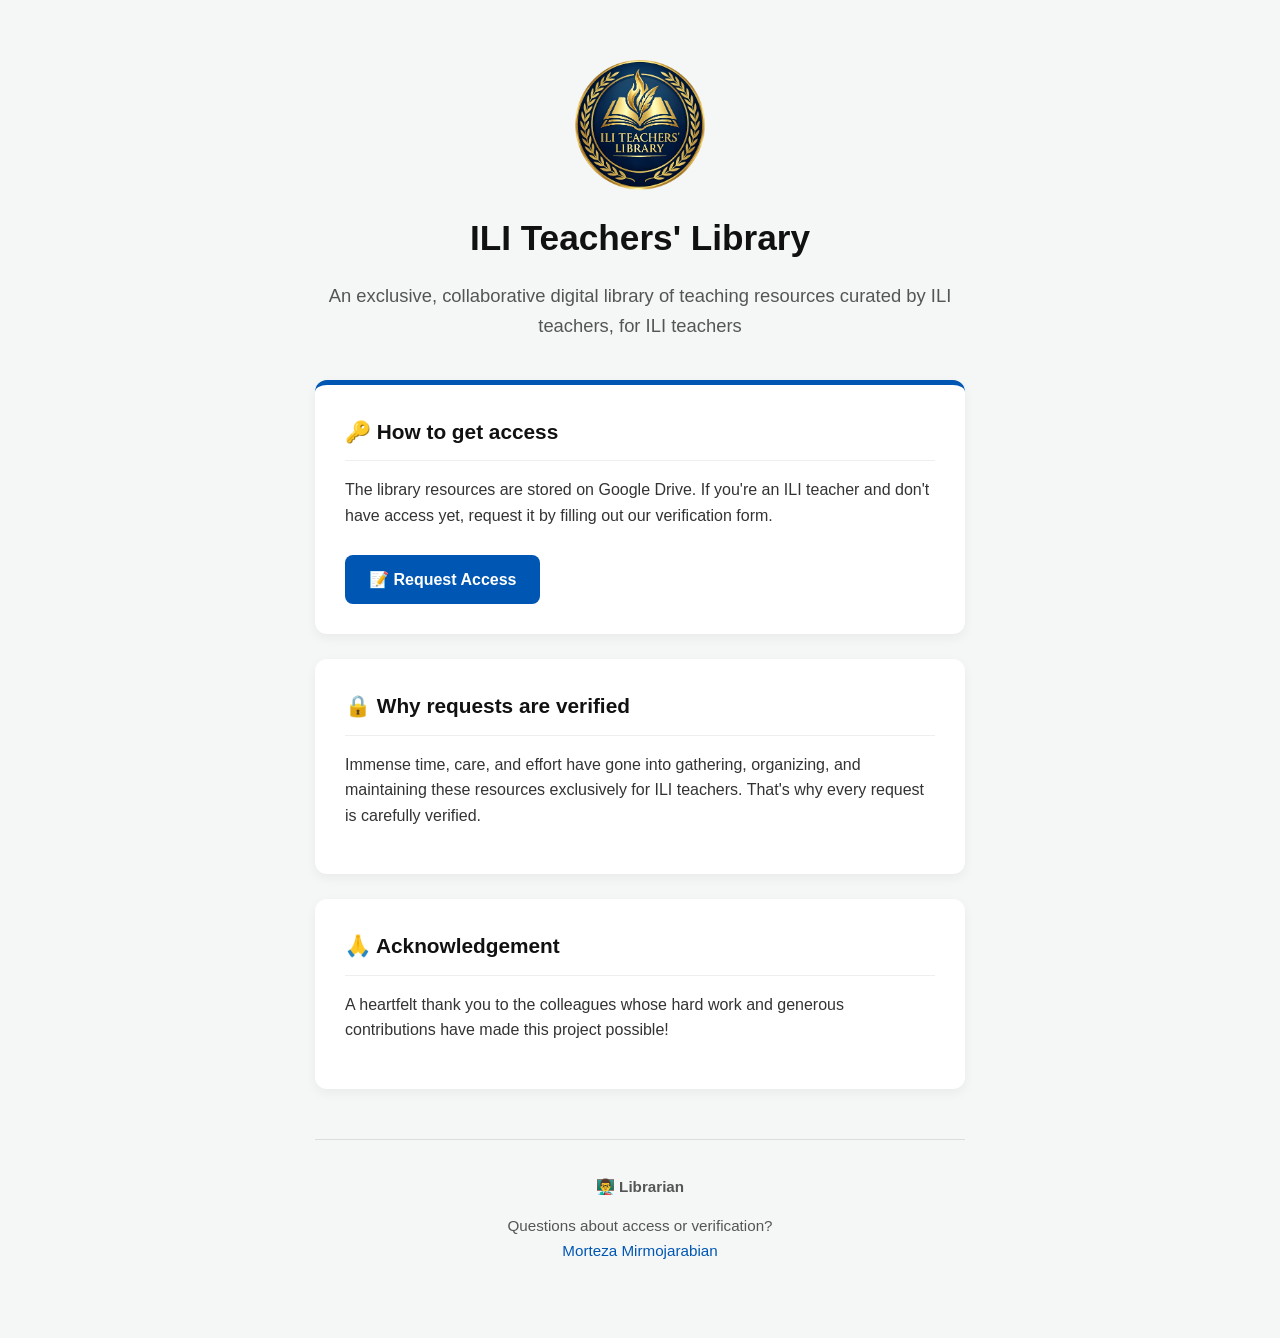
<file: index.html>
<!doctype html>
<html lang="en">

<head>
  <meta charset="utf-8">
  <meta name="viewport" content="width=device-width, initial-scale=1">
  <meta name="theme-color" content="#0056b3">
  <meta name="description" content="An exclusive, collaborative digital library of teaching resources curated by ILI teachers, for ILI teachers">
  <title>ILI Teachers' Library</title>

  <link rel="icon" href="favicon.ico">
  <link rel="stylesheet" href="style.css">
</head>

<body>

  <div class="container">

    <header>
      <img src="logo.png" alt="ILI Teachers' Library logo" class="logo">
      <h1>ILI Teachers' Library</h1>
      <p class="hero-text">An exclusive, collaborative digital library of teaching resources curated by ILI teachers, for ILI teachers</p>
    </header>

    <!-- Primary Action Card -->
    <div class="card card-highlight">
      <h2>🔑 How to get access</h2>
      <p>The library resources are stored on Google Drive. If you're an ILI teacher and don't have access yet, request it by filling out our verification form.</p>
      <a href="https://forms.gle/CeXrono3wnWe6oV48" target="_blank" class="btn">📝 Request Access</a>
    </div>

    <!-- Exclusivity Card -->
    <div class="card">
      <h2>🔒 Why requests are verified</h2>
      <p>Immense time, care, and effort have gone into gathering, organizing, and maintaining these resources exclusively for ILI teachers. That's why every request is carefully verified.</p>
    </div>

    <!-- Acknowledgement Card -->
    <div class="card">
      <h2>🙏 Acknowledgement</h2>
      <p>A heartfelt thank you to the colleagues whose hard work and generous contributions have made this project possible!</p>
    </div>

    <!-- Footer -->
    <footer>
      <p>👨‍🏫 <strong>Librarian</strong></p>
      <p>Questions about access or verification?<br>
        <a href="https://t.me/MortezaMirmojarabian" target="_blank" rel="author">Morteza Mirmojarabian</a>
      </p>
    </footer>

  </div>

</body>

</html>
</file>
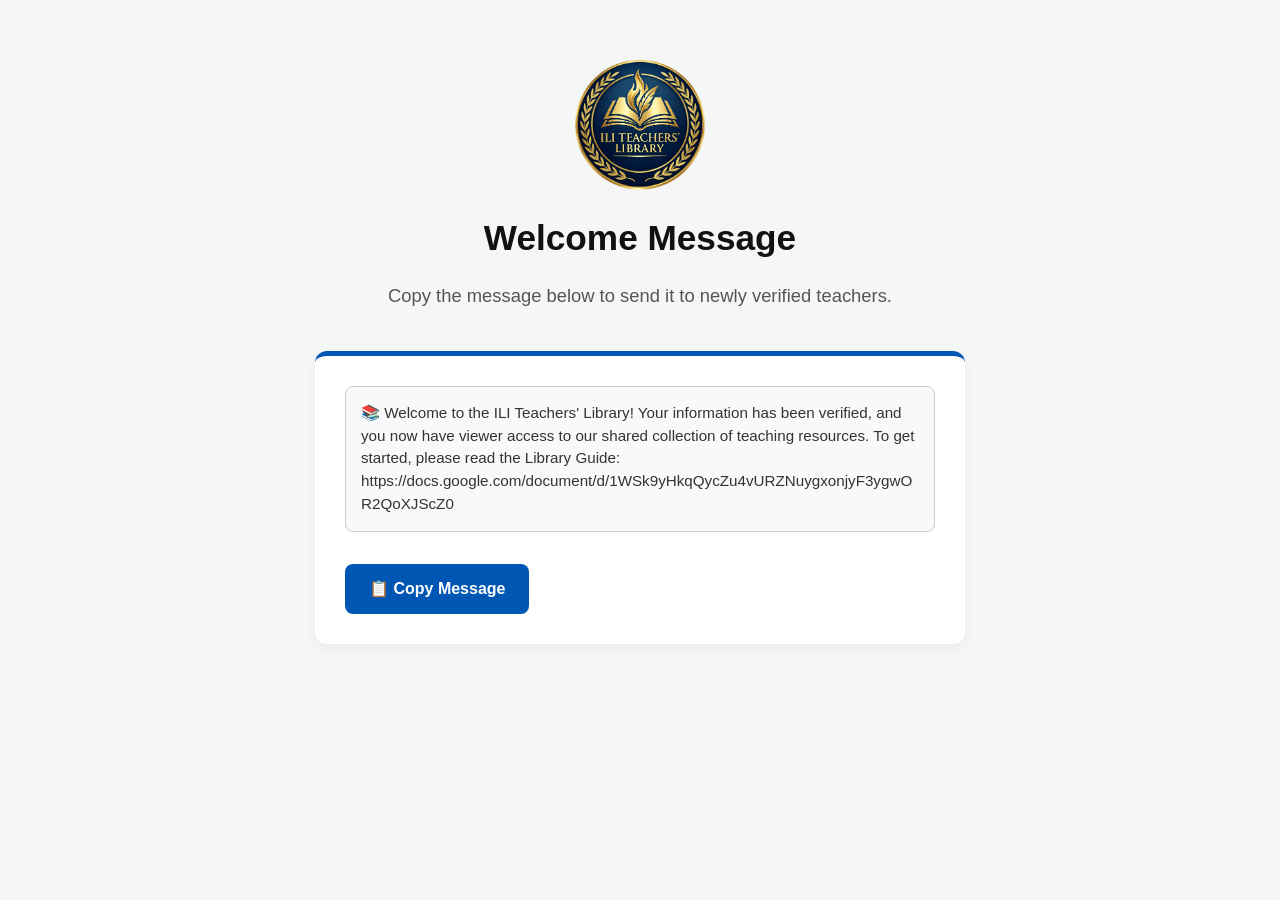
<file: welcome-message.html>
<!doctype html>
<html lang="en">

<head>
  <meta charset="utf-8">
  <meta name="viewport" content="width=device-width, initial-scale=1">
  <meta name="theme-color" content="#0056b3">
  <!-- Prevents search engines from indexing this internal tool -->
  <meta name="robots" content="noindex">
  <title>Welcome Message - ILI Teachers' Library</title>

  <link rel="icon" href="favicon.ico">
  <link rel="stylesheet" href="style.css">

  <style>
    /* Tool-specific styles that don't belong in the main style.css */
    textarea {
      width: 100%;
      field-sizing: content;
      padding: 15px;
      border: 1px solid #ccc;
      border-radius: 8px;
      background-color: #f8f9fa;
      font-size: 0.95rem;
      line-height: 1.5;
      resize: none;
      box-sizing: border-box;
      color: #333;
      font-family: inherit;
      margin-bottom: 15px;
    }

    textarea:focus {
      outline: none;
      border-color: #0056b3;
      box-shadow: 0 0 0 2px rgba(0, 86, 179, 0.2);
    }

    button {
      min-width: 180px;
      border: none;
      cursor: pointer;
      font: inherit;
    }

    button.copied {
      background-color: #28a745; /* Success green */
    }

    button.copied:hover {
      background-color: #218838;
    }
  </style>
</head>

<body>

  <div class="container">

    <header>
      <img src="logo.png" alt="ILI Teachers' Library logo" class="logo">
      <h1>Welcome Message</h1>
      <p class="hero-text">Copy the message below to send it to newly verified teachers.</p>
    </header>

    <div class="card card-highlight">
      <textarea id="welcomeMessage" readonly>📚 Welcome to the ILI Teachers' Library! Your information has been verified, and you now have viewer access to our shared collection of teaching resources. To get started, please read the Library Guide: https://docs.google.com/document/d/1WSk9yHkqQycZu4vURZNuygxonjyF3ygwOR2QoXJScZ0</textarea>

      <!-- Reusing your standard .btn class for consistency -->
      <button type="button" id="copyBtn" class="btn">📋 Copy Message</button>
    </div>

  </div>

  <script>
    const textArea = document.getElementById("welcomeMessage");
    const button = document.getElementById("copyBtn");

    button.addEventListener("click", () => {
      navigator.clipboard.writeText(textArea.value);
      button.textContent = "Copied! ✅";
      button.classList.add("copied");

      setTimeout(() => {
        button.textContent = "📋 Copy Message";
        button.classList.remove("copied");
      }, 2000);
    });
  </script>

</body>

</html>
</file>
<file: style.css>
:root {
  --primary-color: #0056b3;
  --primary-hover: #004494;
  --background: #f4f7f6;
  --card-bg: #ffffff;
  --text-main: #333333;
  --text-muted: #555555;
  --border-radius: 12px;
}

body {
  font-family: -apple-system, BlinkMacSystemFont, "Segoe UI", Roboto, Helvetica, Arial, sans-serif;
  background-color: var(--background);
  color: var(--text-main);
  line-height: 1.6;
  margin: 0;
  padding: 20px;
  display: flex;
  justify-content: center;
}

.container {
  max-width: 650px;
  width: 100%;
  margin-top: 40px;
  margin-bottom: 40px;
}

header {
  text-align: center;
  margin-bottom: 40px;
}

.logo {
  width: 130px;
  height: 130px;
  margin: 0 auto 20px auto;
  display: block;
}

h1 {
  font-size: 2.2rem;
  margin: 0;
  color: #111;
}

.hero-text {
  font-size: 1.15rem;
  color: var(--text-muted);
  margin-top: 15px;
}

.card {
  background: var(--card-bg);
  padding: 30px;
  border-radius: var(--border-radius);
  box-shadow: 0 4px 12px rgba(0, 0, 0, 0.05);
  margin-bottom: 25px;
}

.card-highlight {
  border-top: 5px solid var(--primary-color);
}

h2 {
  display: flex;
  align-items: center;
  gap: 10px;
  margin-top: 0;
  font-size: 1.3rem;
  color: #111;
  border-bottom: 1px solid #eee;
  padding-bottom: 12px;
  margin-bottom: 15px;
}

.btn {
  display: inline-block;
  background-color: var(--primary-color);
  color: #ffffff;
  text-decoration: none;
  padding: 12px 24px;
  border-radius: 8px;
  font-weight: 600;
  margin-top: 10px;
  transition: background-color 0.2s ease;
  text-align: center;
  width: 100%;
  box-sizing: border-box;
}

.btn:hover {
  background-color: var(--primary-hover);
}

footer {
  text-align: center;
  margin-top: 50px;
  padding-top: 20px;
  border-top: 1px solid #ddd;
  color: var(--text-muted);
  font-size: 0.95rem;
}

footer a {
  color: var(--primary-color);
  text-decoration: none;
  font-weight: 500;
}

footer a:hover {
  text-decoration: underline;
}

@media (min-width: 600px) {
  .btn {
    width: auto;
  }
}
</file>
